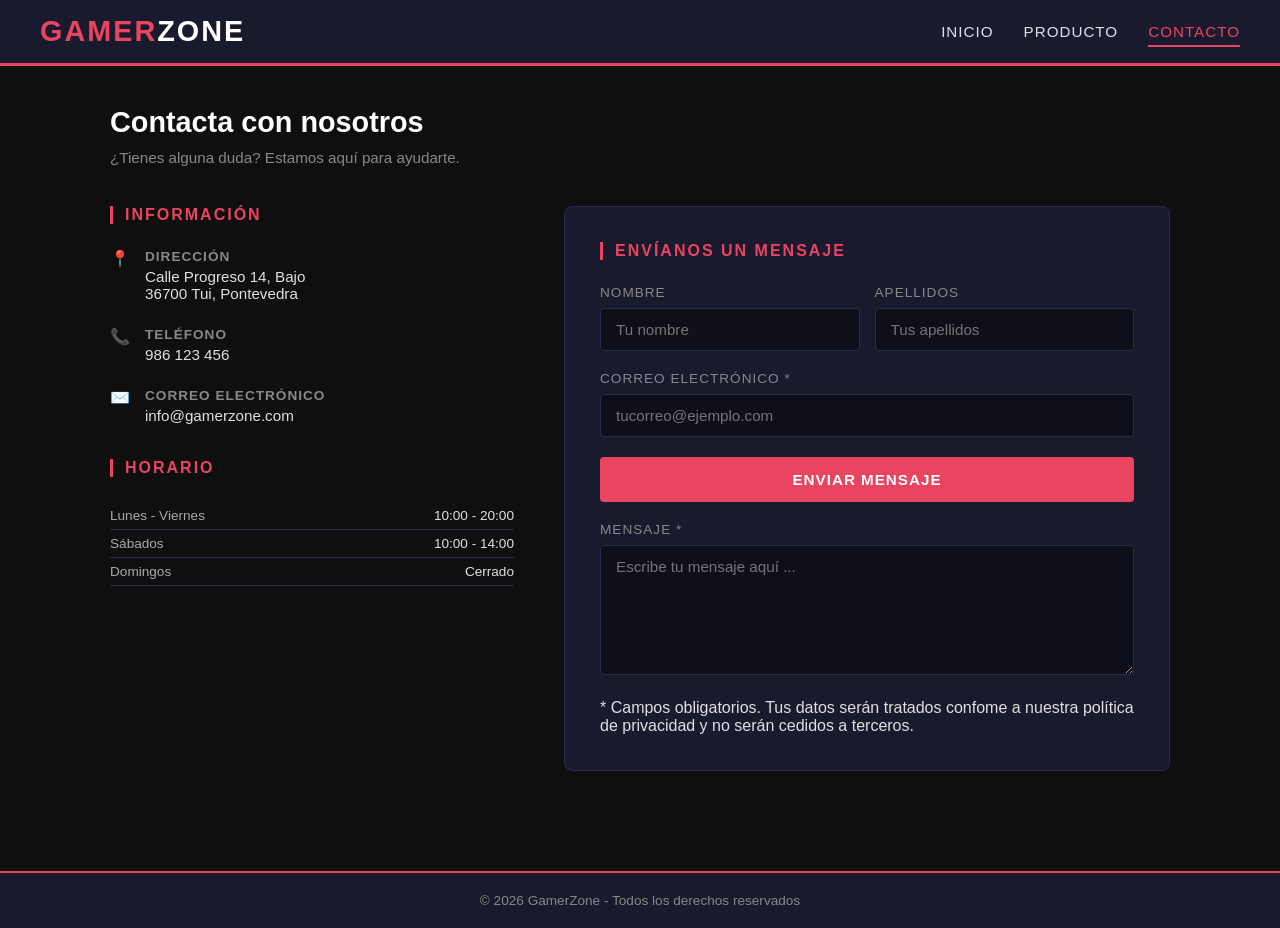
<file: contacto.html>
<!DOCTYPE html>
<html lang="es">
<head>
    <meta charset="UTF-8">
    <meta name="viewport" content="width=device-width, initial-scale=1.0">
    <title>GamerZone - Contacto</title>
    <link rel="stylesheet" href="style.css">
    <link rel="icon" type="image/x-icon" href="favicon.ico">
    <link rel="icon" href="img/favicon-32x32.png">
    <link rel="icon" href="img/favicon-16x16.png">
    <link rel="apple-touch-icon" href="img/apple-touch-icon.png">
</head>
<body>

    <!-- Cabecera -->
    <header>
        <h1>Gamer<span>Zone</span></h1>
        <nav>
            <ul>
                <li><a href="index.html">Inicio</a></li>
                <li><a href="producto.html">Producto</a></li>
                <li><a href="contacto.html" class="activo">Contacto</a></li>
            </ul>
        </nav>
    </header>
    
    <main>
        <div class="seccion-titulo">
            <h2>Contacta con nosotros</h2>
            <p>¿Tienes alguna duda? Estamos aquí para ayudarte.</p>
        </div>

        <div class="contacto-layout">
            <div class="info-contacto">
                <h3>Información</h3>

                <div class="dato-contacto">
                    <div class="icono-contacto">📍</div>
                    <div class="texto">
                        <h4>Dirección</h4>
                        <p>Calle Progreso 14, Bajo <br>36700 Tui, Pontevedra</p>
                    </div>
                </div>

                <div class="dato-contacto">
                    <div class="icono-contacto">📞</div>
                    <div class="texto">
                        <h4>Teléfono</h4>
                        <p>986 123 456</p>
                    </div>
                </div>

                <div class="dato-contacto">
                    <div class="icono-contacto">✉️</div>
                    <div class="texto">
                        <h4>Correo electrónico</h4>
                        <p>info@gamerzone.com</p>
                    </div>
                </div>

                <h3 class="horario-titulo">Horario</h3>
                <table class="horario-tabla">
                    <tr>
                        <td>Lunes - Viernes</td>
                        <td>10:00 - 20:00</td>
                    </tr>
                    <tr>
                        <td>Sábados</td>
                        <td>10:00 - 14:00</td>
                    </tr>
                    <tr>
                        <td>Domingos</td>
                        <td>Cerrado</td>
                    </tr>
                </table>
            </div>

            <!-- Formulario -->
            <div class="formulario-contacto">
                <h3>Envíanos un mensaje</h3>

                <form id="formulario-contacto" onsubmit="return validarFormulario()">

                    <div class="fila-campos">
                        <div class="campo-grupo">
                            <label for="nombre">Nombre</label>
                            <input type="text" id="nombre" name="nombre" placeholder="Tu nombre">
                        </div>
                        <div class="campo-grupo">
                            <label for="apellidos">Apellidos</label>
                            <input type="text" id="apellidos" name="apellidos" placeholder="Tus apellidos">
                        </div>
                    </div>

                    <div class="campo-grupo">
                        <label for="email">Correo electrónico *</label>
                        <input type="text" id="email" name="email" placeholder="tucorreo@ejemplo.com">
                    </div>

                    <div class="campo-grupo">
                        <button type="submit" class="btn">Enviar mensaje</button>
                    </div>

                    <div class="campo-grupo">
                        <label for="mensaje">Mensaje *</label>
                        <textarea name="mensaje" id="mensaje" placeholder="Escribe tu mensaje aquí ..."></textarea>
                    </div>
                    <p>
                        * Campos obligatorios. Tus datos serán tratados confome a nuestra política de privacidad y no serán cedidos a terceros.
                    </p>

                </form>
            </div>

        </div>
    </main>

    <footer>
        <p>&copy; 2026 GamerZone - Todos los derechos reservados</p>
    </footer>

    <script src="script.js"></script>

</body>
</html>
</file>
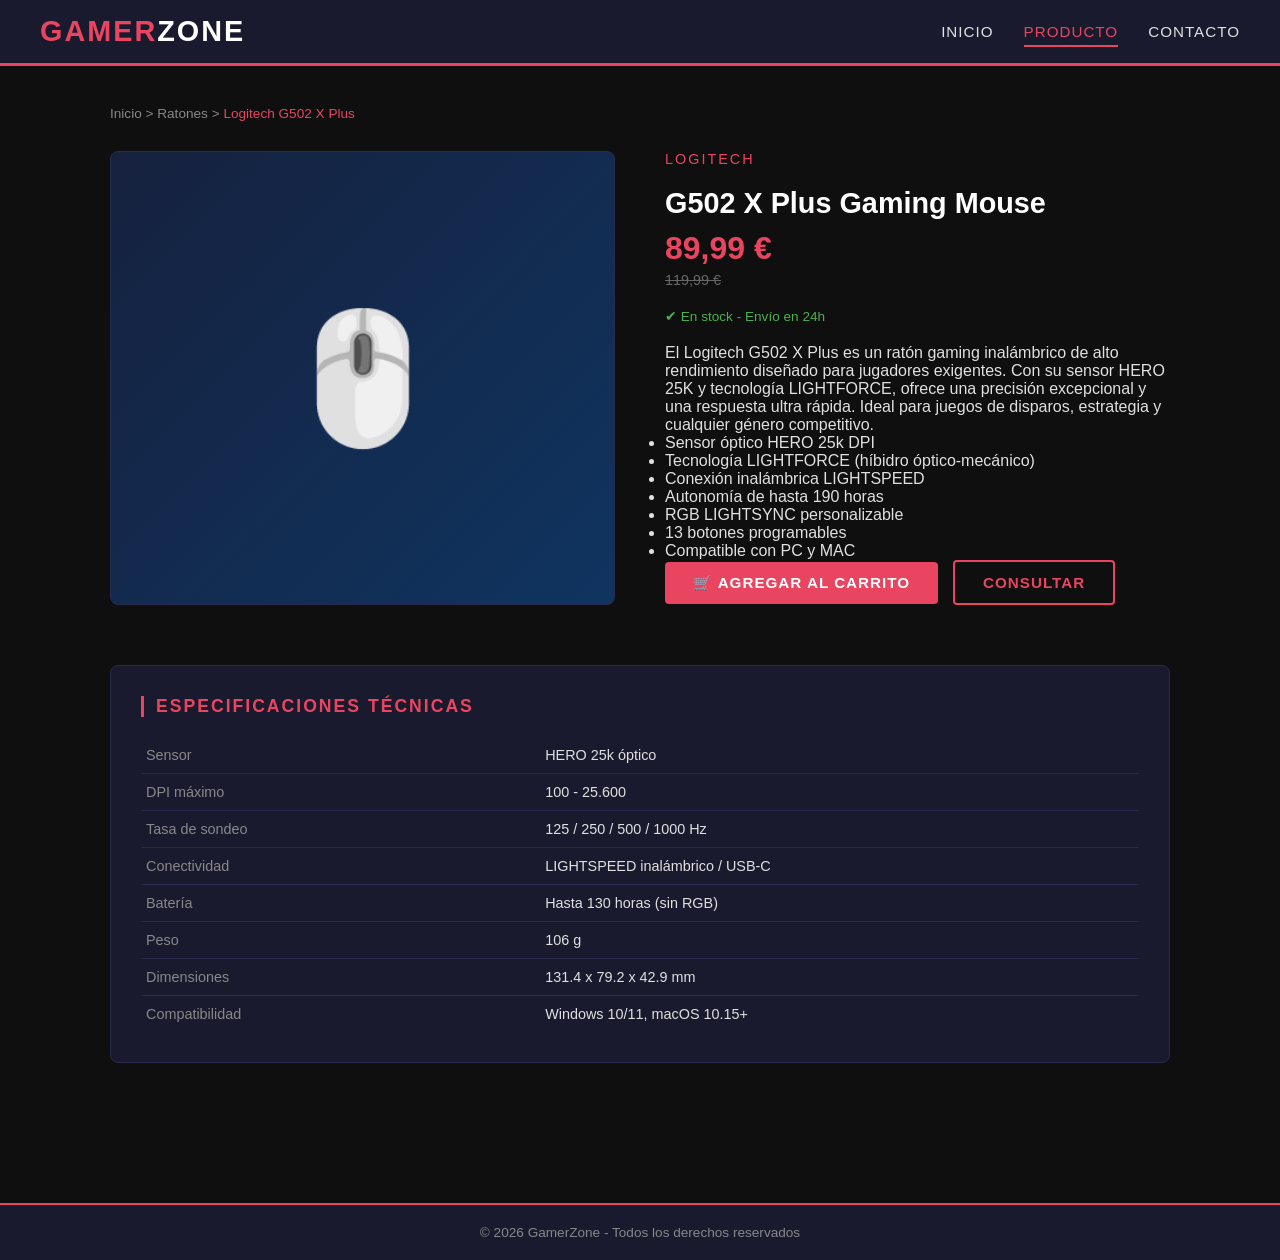
<file: producto.html>
<!DOCTYPE html>
<html lang="es">
<head>
    <meta charset="UTF-8">
    <meta name="viewport" content="width=device-width, initial-scale=1.0">
    <title>GamerZone - Logitech G502 X Plus</title>
    <link rel="stylesheet" href="style.css">
    <link rel="icon" type="image/x-icon" href="favicon.ico">
    <link rel="icon" href="img/favicon-32x32.png">
    <link rel="icon" href="img/favicon-16x16.png">
    <link rel="apple-touch-icon" href="img/apple-touch-icon.png">
</head>
<body>
    
    <!-- Cabecera -->
    <header>
        <h1>Gamer<span>Zone</span></h1>
        <nav>
            <ul>
                <li><a href="index.html">Inicio</a></li>
                <li><a href="producto.html" class="activo">Producto</a></li>
                <li><a href="contacto.html">Contacto</a></li>
            </ul>
        </nav>
    </header>

    <main>
        <p class="breadcrum">
            <a href="index.html">Inicio</a> &gt;
            <a href="#">Ratones</a> &gt;
            <span>Logitech G502 X Plus</span>
        </p>

        <div class="producto-detalle">
            <div class="producto-imagen">🖱️</div>

            <!-- Información -->
            <div class="producto-info">
                <p class="marca">Logitech</p>
                <h2>G502 X Plus Gaming Mouse</h2>
                <p class="precio">89,99 €</p>
                <p class="precio-anterior">119,99 €</p>
                <p class="stock">✔ En stock - Envío en 24h</p>

                <p class="descripcion">
                    El Logitech G502 X Plus es un ratón gaming inalámbrico de alto rendimiento
                    diseñado para jugadores exigentes. Con su sensor HERO 25K y tecnología
                    LIGHTFORCE, ofrece una precisión excepcional y una respuesta ultra rápida.
                    Ideal para juegos de disparos, estrategia y cualquier género competitivo.
                </p>

                <ul class="caracterisricas">
                    <li>Sensor óptico HERO 25k DPI</li>
                    <li>Tecnología LIGHTFORCE (híbidro óptico-mecánico)</li>
                    <li>Conexión inalámbrica LIGHTSPEED</li>
                    <li>Autonomía de hasta 190 horas</li>
                    <li>RGB LIGHTSYNC personalizable</li>
                    <li>13 botones programables</li>
                    <li>Compatible con PC y MAC</li>
                </ul>

                <div class="acciones">
                    <button class="btn" onclick="agregarCarrito()">🛒 Agregar al carrito</button>
                    <a href="contacto.html" class="btn-secundario">Consultar</a>
                </div>
            </div>
        </div>

        <!-- Especificaciones técnicas-->
        <div class="especificaciones">
            <h3>Especificaciones técnicas</h3>
            <table class="tabla-specs">
                <tr>
                    <td>Sensor</td>
                    <td>HERO 25k óptico</td>
                </tr>
                <tr>
                    <td>DPI máximo</td>
                    <td>100 - 25.600</td>
                </tr>
                <tr>
                    <td>Tasa de sondeo</td>
                    <td>125 / 250 / 500 / 1000 Hz</td>
                </tr>
                <tr>
                    <td>Conectividad</td>
                    <td>LIGHTSPEED inalámbrico / USB-C</td>
                </tr>
                <tr>
                    <td>Batería</td>
                    <td>Hasta 130 horas (sin RGB)</td>
                </tr>
                <tr>
                    <td>Peso</td>
                    <td>106 g</td>
                </tr>
                <tr>
                    <td>Dimensiones</td>
                    <td>131.4 x 79.2 x 42.9 mm</td>
                </tr>
                <tr>
                    <td>Compatibilidad</td>
                    <td>Windows 10/11, macOS 10.15+</td>
                </tr>
            </table>
        </div>

    </main>

    <footer>
        <p>&copy; 2026 GamerZone - Todos los derechos reservados</p>
    </footer>

    <script src="script.js"></script>
</body>
</html>
</file>
<file: style.css>
/* Reset básico*/
* {
    margin: 0;
    padding: 0;
    box-sizing: border-box;
}

body {
    font-family: 'Segoe UI', Tahoma, Geneva, Verdana, sans-serif;
    background-color: #0f0f0f;
    color: #e0e0e0;
    min-height: 100vh;
}

/* Cabecera */
header {
    background-color: #1a1a2e;
    border-bottom: 3px solid #e94560;
    padding: 15px 40px;
    display: flex;
    align-items: center;
    justify-content: space-between;
}

header h1 {
    font-size: 1.8rem;
    color: #e94560;
    letter-spacing: 2px;
    text-transform: uppercase;
}

header h1 span {
    color: #ffffff;
}

/* Menús */
nav ul {
    list-style: none;
    display: flex;
    gap: 30px;
}

nav ul li a {
    color: #e0e0e0;
    text-decoration: none;
    font-size: 0.95rem;
    text-transform: uppercase;
    letter-spacing: 1px;
    padding: 5px 0;
    border-bottom: 2px solid transparent;
    transition: color 0.3s, border-color 0.3s;
}

nav ul li a:hover {
    color: #e94560;
    border-bottom: 2px solid #e94560;
}

nav ul li a.activo {
    color: #e94560;
    border-bottom: 2px solid #e94560;
}

/* Main */
main {
    max-width: 1100px;
    margin: 0 auto;
    padding: 40px 20px;
}

/* Footer */
footer {
    background-color: #1a1a2e;
    border-top: 2px solid #e94560;
    text-align: center;
    padding: 20px;
    margin-top: 60px;
    color: #888;
    font-size: 0.85rem;
}

/* Botones */
.btn {
    display: inline-block;
    background-color: #e94560;
    color: #ffffff;
    padding: 12px 28px;
    border: none;
    border-radius: 4px;
    font-size: 0.95rem;
    font-weight: bold;
    text-transform: uppercase;
    letter-spacing: 1px;
    cursor: pointer;
    text-decoration: none;
    transition: background-color 0.3s, transform 0.1s;
}

.btn:hover {
    background-color: #c73652;
    transform: translateY(-2px);
}

.btn:active {
    transform: translateY(0);
}

.btn-secundario {
    display: inline-block;
    background-color: transparent;
    color: #e94560;
    padding: 12px 28px;
    border: 2px solid #e94560;
    border-radius: 4px;
    font-size: 0.95rem;
    font-weight: bold;
    text-transform: uppercase;
    letter-spacing: 1px;
    cursor: pointer;
    text-decoration: none;
    transition: background-color 0.3s, color 0.3s;
}

.btn-secundario:hover {
    background-color: #e94560;
    color: #ffffff;
}

/* Hero */
.hero {
    background: linear-gradient(135deg, #1a1a2e 0%, #16213e 50%, #0f3460 100%);
    border: 1px solid #e94560;
    border-radius: 8px;
    padding: 80px 40px;
    text-align: center;
    margin-bottom: 60px;
    position: relative;
    overflow: hidden;
}

.hero::before {
    content: "◈";
    position: absolute;
    font-size: 300px;
    color: rgba(233, 69, 96, 0.05);
    top: -80px;
    right: -40px;
}

.hero h2 {
    font-size: 2.8rem;
    color: #ffffff;
    margin-bottom: 15px;
    letter-spacing: 3px;
}

.hero h2 span {
    color: #e94560;
}

.hero p {
    font-size: 1.1rem;
    color: #aaa;
    max-width: 600px;
    margin: 0 auto 30px auto;
    line-height: 1.7;
}

/* Categorías */
.categorias {
    margin-bottom: 60px;
}

.categorias h2 {
    font-size: 1.5rem;
    color: #e94560;
    text-transform: uppercase;
    letter-spacing: 2px;
    margin-bottom: 30px;
    border-left: 4px solid #e94560;
    padding-left: 15px;
}

.grid-categorias {
    display: grid;
    grid-template-columns: repeat(3, 1fr);
    gap: 20px;
}

.tarjeta-categoria {
    background-color: #1a1a2e;
    border: 1px solid #2a2a4e;
    border-radius: 8px;
    padding: 30px 20px;
    text-align: center;
    transition: border-color 0.3s, transform 0.3s;
    cursor: pointer;
}

.tarjeta-categoria:hover {
    border-color: #e94560;
    transform: translateY(-5px);
}

.tarjeta-categoria .icono {
    font-size: 2.5rem;
    margin-bottom: 15px;
}

.tarjeta-categoria h3 {
    font-size: 1rem;
    color: #ffffff;
    text-transform: uppercase;
    letter-spacing: 1px;
    margin-bottom: 8px;
}

.tarjeta-categoria p {
    font-size: 0.85rem;
    color: #888;
}

/* Destacados */
.destacados h2 {
    font-size: 1.5rem;
    color: #e94560;
    text-transform: uppercase;
    letter-spacing: 2px;
    margin-bottom: 30px;
    border-left: 4px solid #e94560;
    padding-left: 15px;
}

.grid-productos {
    display: grid;
    grid-template-columns: repeat(3, 1fr);
    gap: 20px;
}

.tarjeta-producto {
    background-color: #1a1a2e;
    border: 1px solid #2a2a4e;
    border-radius: 8px;
    overflow: hidden;
    transition: border-color 0.3s;
}

.tarjeta-producto:hover {
    border-color: #e94560;
}

.tarjeta-producto .imagen-producto {
    width: 100%;
    height: 160px;
    background: linear-gradient(135deg, #16213e, #0f3460);
    display: flex;
    align-items: center;
    justify-content: center;
    font-size: 4rem;
}

.tarjeta-producto .info {
    padding: 15px;
}

.tarjeta-producto h3 {
    font-size: 0.95rem;
    color: #ffffff;
    margin-bottom: 8px;
}

.tarjeta-producto .precio {
    font-size: 1.1rem;
    color: #aaa;
    text-decoration: none;
    border-bottom: 1px solid #444;
    transition: color 0.3s;
}

.tarjeta-producto a {
    font-size: 0.8rem;
    color: #aaa;
    text-decoration: none;
    border-bottom: 1px solid #444;
    transition: color 0.3s;
}

.tarjeta-producto a:hover {
    color: #e94560;
}

.tarjeta-producto .imagen-producto img {
    width: 100%;
    height: 100%;
    object-fit: cover;
}

/* Detalle de producto*/
/* Migas de pan*/
.breadcrum {
    font-size: 0.85rem;
    color: #888;
    margin-bottom: 30px;
}

.breadcrum a {
    color: #888;
    text-decoration: none;
    transition: color 0.3s;
}

.breadcrum a:hover {
    color: #e94560;
}

.breadcrum span {
    color: #e94560;
}

.producto-detalle {
    display: grid;
    grid-template-columns: 1fr 1fr;
    gap: 50px;
    margin-bottom: 60px;
}

.producto-imagen {
    background: linear-gradient(135deg, #16213e, #0f3460);
    border: 1px solid #2a2a4e;
    border-radius: 8px;
    display: flex;
    align-items: center;
    justify-content: center;
    font-size: 8rem;
    min-height: 350px;
}

.producto-imagen img {
    width: 100%;
    height: 100%;
    object-fit: contain;
    padding: 20%;
}

.producto-info h2 {
    font-size: 1.8rem;
    color: #ffffff;
    margin-bottom: 10px;
}

.producto-info .marca {
    font-size: 0.9rem;
    color: #e94560;
    text-transform: uppercase;
    letter-spacing: 2px;
    margin-bottom: 20px;
}

.producto-info .precio {
    font-size: 2rem;
    color: #e94560;
    font-weight: bold;
    margin-bottom: 5px;
}

.producto-info .precio-anterior {
    font-size: 0.9rem;
    color: #666;
    text-decoration: line-through;
    margin-bottom: 20px;
}

.producto-info .descipcion {
    font-size: 0.95rem;
    color: #aaa;
    line-height: 1.8;
    margin-bottom: 25px;
    border-top: 1px solid #2a2a4e;
    padding-top: 20px;
}


.caracteristicas {
    list-style: none;
    margin-bottom: 30px;
}

.caracteristicas li {
    font-size: 0.9rem;
    color: #ccc;
    padding: 6px 0;
    border-bottom: 1px solid #1e1e3e;
    display: flex;
    align-items: center;
    gap: 10px;
}

.caracteristicas li::before {
    content: "▶";
    color: #e94560;
    font-size: 0.6rem;
}

/* botones */
.acciones {
    display: flex;
    gap: 15px;
    align-items: center;
}

.stock {
    font-size: 0.85rem;
    color: #4caf50;
    margin-bottom: 20px;
}

.especificaciones {
    background-color: #1a1a2e;
    border: 1px solid #2a2a4e;
    border-radius: 8px;
    padding: 30px;
    margin-bottom: 40px;
}

.especificaciones h3 {
    font-size: 1.1rem;
    color: #e94560;
    text-transform: uppercase;
    letter-spacing: 2px;
    margin-bottom: 20px;
    border-left: 3px solid #e94560;
    padding-left: 12px;
}

.tabla-specs {
    width: 100%;
    border-collapse: collapse;
}

.tabla-specs tr {
    border-bottom: 1px solid #2a2a4e;
}

.tabla-specs tr:last-child {
    border-bottom: none;
}

.tabla-specs td {
    padding: 10px 5px;
    font-size: 0.9rem;
}

.tabla-specs td:first-child {
    color: #888;
    width: 40%;
}

.tabla-specs td:last-child {
    color: #e0e0e0;
}

/* Formulario */
.seccion-titulo {
    margin-bottom: 40px;
}

.seccion-titulo h2 {
    font-size: 1.8rem;
    color: #ffffff;
    margin-bottom: 10px;
}

.seccion-titulo p {
    color: #888;
    font-size: 0.95rem;
}

.contacto-layout {
    display: grid;
    grid-template-columns: 1fr 1.5fr;
    gap: 50px;
}

.info-contacto h3 {
    font-size: 1rem;
    color: #e94560;
    text-transform: uppercase;
    letter-spacing: 2px;
    margin-bottom: 25px;
    border-left: 3px solid #e94560;
    padding-left: 12px;
}

.info-contacto .horario-titulo {
    margin-top: 35px;
}

.dato-contacto {
    display: flex;
    align-items: flex-start;
    gap: 15px;
    margin-bottom: 25px;
}

.dato-contacto .texto h4 {
    font-size: 0.85rem;
    color: #888;
    text-transform: uppercase;
    letter-spacing: 1px;
    margin-bottom: 4px;
}

.dato-contacto .texto p {
    font-size: 0.95rem;
    color: #e0e0e0;
}

.horario-tabla {
    width: 100%;
    margin-top: 25px;
    border-collapse: collapse;
    font-size: 0.85rem;
}

.horario-tabla td {
    padding: 6px 0;
    border-bottom: 1px solid #2a2a4e;
    color: #aaa;
}

.horario-tabla td:last-child {
    text-align: right;
    color: #e0e0e0;
}

/* Formulario */
.formulario-contacto {
    background-color: #1a1a2e;
    border: 1px solid #2a2a4e;
    border-radius: 8px;
    padding: 35px;
}

.formulario-contacto h3 {
    font-size: 1rem;
    color: #e94560;
    text-transform: uppercase;
    letter-spacing: 2px;
    margin-bottom: 25px;
    border-left: 3px solid #e94560;
    padding-left: 12px;
}

.campo-grupo {
    margin-bottom: 20px;
}

.campo-grupo label {
    display: block;
    font-size: 0.85rem;
    color: #888;
    text-transform: uppercase;
    letter-spacing: 1px;
    margin-bottom: 8px;
}

.campo-grupo input,
.campo-grupo textarea,
.campo-grupo select {
    width: 100%;
    background-color: #0f0f1a;
    border: 1px solid #2a2a4e;
    border-radius: 4px;
    padding: 12px 15px;
    color: #e0e0e0;
    font-size: 0.95rem;
    font-family: 'Segoe UI', Tahoma, Geneva, Verdana, sans-serif;
    transition: border-color 0.3s;
}

.campo-grupo input:focus,
.campo-grupo textarea:focus,
.campo-grupo select:focus {
    outline: none;
    border-color: #e94560;
}

.campo-grupo textarea {
    resize: grid;
    min-height: 130px;
}

.fila-campos {
    display: grid;
    grid-template-columns: 1fr 1fr;
    gap: 15px;
}

.campo-grupo .btn {
    width: 100%;
    padding: 14px;
    font-size: 1 rem;
}

.nota-privacidad {
    font-size: 0.78rem;
    color: #666;
    text-align: center;
    margin-top: 15px;
}
</file>
